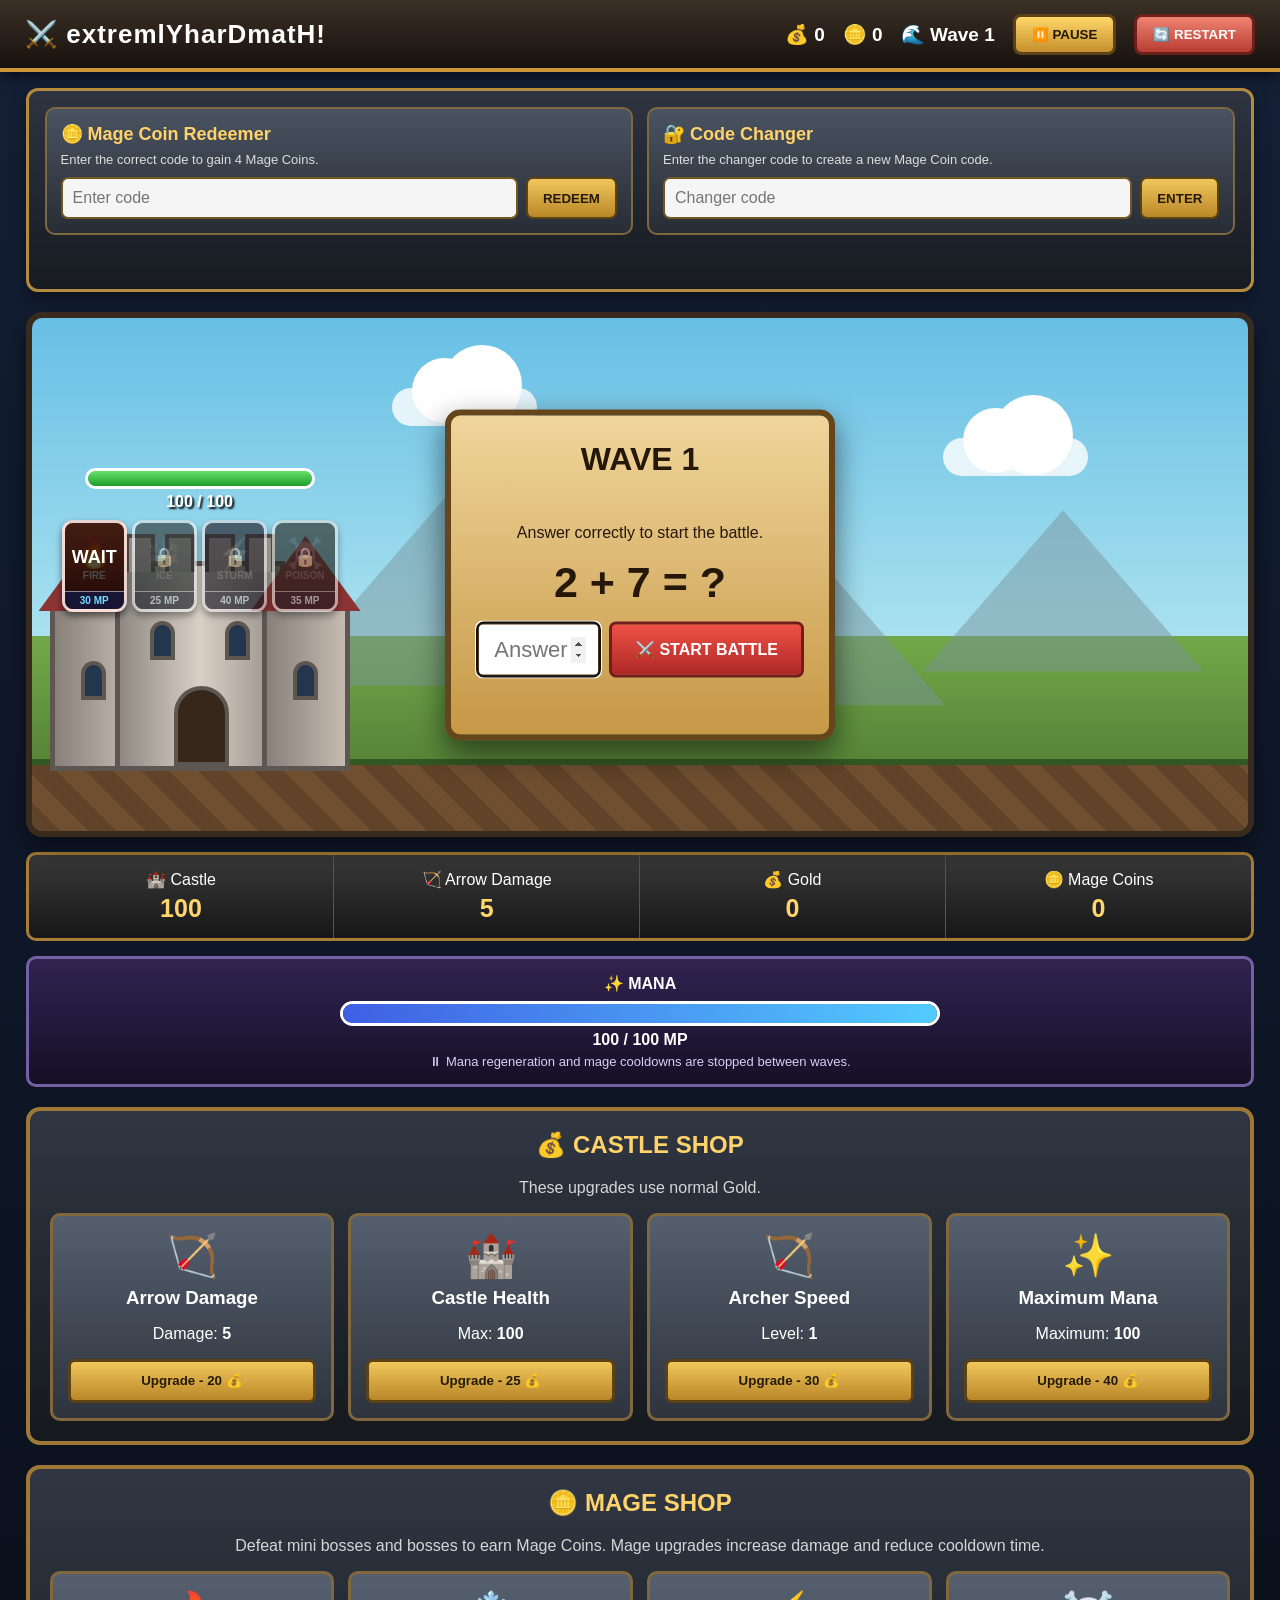
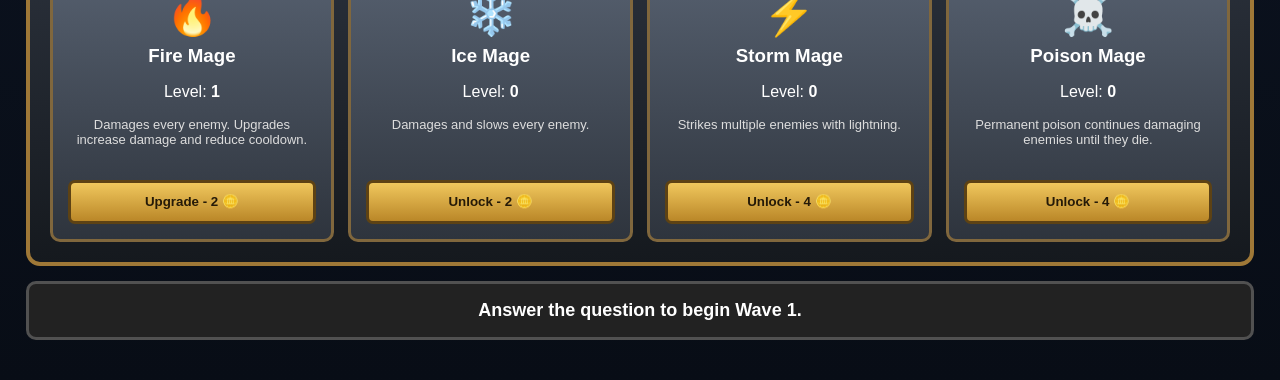
<file: index.html>
<!DOCTYPE html>

<html lang="en">

<head>

    <meta charset="UTF-8">

    <meta
        name="viewport"
        content="width=device-width, initial-scale=1.0"
    >


    <title>
        extremlYharDmatH!
    </title>


    <meta
        name="description"
        content="extremlYharDmatH! is a castle defence maths game with waves, bosses, mini bosses, mages and upgrades."
    >


    <meta
        name="keywords"
        content="extremlYharDmatH, math game, maths game, castle defence, browser game"
    >


    <link
        rel="stylesheet"
        href="style.css"
    >

</head>


<body>


    <!-- ===================================== -->
    <!-- TOP BAR -->
    <!-- ===================================== -->

    <header id="topBar">


        <h1 id="gameTitle">

            ⚔️ extremlYharDmatH!

        </h1>


        <div id="topStats">


            <span>

                💰

                <span id="gold">
                    0
                </span>

            </span>


            <span>

                🪙

                <span id="mageCoins">
                    0
                </span>

            </span>


            <span>

                🌊 Wave

                <span id="wave">
                    1
                </span>

            </span>


            <button
                id="pauseButton"
                type="button"
            >

                ⏸️ PAUSE

            </button>


            <button
                id="resetGameButton"
                type="button"
            >

                🔄 RESTART

            </button>


        </div>


    </header>


    <!-- ===================================== -->
    <!-- MAGE COIN CODE SYSTEM -->
    <!-- ===================================== -->

    <section id="codePanel">


        <!-- ================================= -->
        <!-- REDEEMER -->
        <!-- ================================= -->

        <div class="codeBox">


            <h3>
                🪙 Mage Coin Redeemer
            </h3>


            <p>
                Enter the correct code to gain 4 Mage Coins.
            </p>


            <div class="codeControls">


                <input
                    id="mageCodeInput"
                    type="password"
                    placeholder="Enter code"
                    autocomplete="off"
                >


                <button
                    id="redeemMageCodeButton"
                    type="button"
                >

                    REDEEM

                </button>


            </div>


        </div>


        <!-- ================================= -->
        <!-- CODE CHANGER -->
        <!-- ================================= -->

        <div class="codeBox">


            <h3>
                🔐 Code Changer
            </h3>


            <p>
                Enter the changer code to create a new Mage Coin code.
            </p>


            <div class="codeControls">


                <input
                    id="adminCodeInput"
                    type="password"
                    placeholder="Changer code"
                    autocomplete="off"
                >


                <button
                    id="adminCodeButton"
                    type="button"
                >

                    ENTER

                </button>


            </div>


            <!-- HIDDEN UNTIL 2802 -->

            <div
                id="newCodeArea"
                style="display: none;"
            >


                <p>
                    Enter the new +4 Mage Coin code:
                </p>


                <div class="codeControls">


                    <input
                        id="newMageCodeInput"
                        type="text"
                        placeholder="New Mage Coin code"
                        autocomplete="off"
                    >


                    <button
                        id="saveNewMageCodeButton"
                        type="button"
                    >

                        SAVE NEW CODE

                    </button>


                </div>


            </div>


        </div>


        <div id="mageCodeMessage"></div>


    </section>


    <!-- ===================================== -->
    <!-- GAME -->
    <!-- ===================================== -->

    <main id="game">


        <!-- ================================= -->
        <!-- BATTLEFIELD -->
        <!-- ================================= -->

        <section id="battlefield">


            <!-- BACKGROUND -->

            <div class="mountain mountain1"></div>

            <div class="mountain mountain2"></div>

            <div class="mountain mountain3"></div>


            <div class="cloud cloud1"></div>

            <div class="cloud cloud2"></div>


            <!-- ================================= -->
            <!-- CASTLE AREA -->
            <!-- ================================= -->

            <div id="castleArea">


                <!-- HEALTH -->

                <div id="castleHealthBar">

                    <div id="castleHealthFill"></div>

                </div>


                <div id="castleHealthText">
                    100 / 100
                </div>


                <!-- ================================= -->
                <!-- MAGES -->
                <!-- ================================= -->

                <div id="mageRow">


                    <!-- FIRE -->

                    <button
                        class="mage fireMage"
                        id="fireMage"
                        type="button"
                    >


                        <div class="mageIcon">
                            🔥
                        </div>


                        <div class="mageName">
                            FIRE
                        </div>


                        <div class="mpTag">
                            30 MP
                        </div>


                        <div
                            class="cooldownOverlay"
                            id="fireCooldownText"
                        ></div>


                    </button>


                    <!-- ICE -->

                    <button
                        class="mage iceMage lockedMage"
                        id="iceMage"
                        type="button"
                    >


                        <div class="mageIcon">
                            ❄️
                        </div>


                        <div class="mageName">
                            ICE
                        </div>


                        <div class="mpTag">
                            25 MP
                        </div>


                        <div
                            class="cooldownOverlay"
                            id="iceCooldownText"
                        >

                            🔒

                        </div>


                    </button>


                    <!-- STORM -->

                    <button
                        class="mage stormMage lockedMage"
                        id="stormMage"
                        type="button"
                    >


                        <div class="mageIcon">
                            ⚡
                        </div>


                        <div class="mageName">
                            STORM
                        </div>


                        <div class="mpTag">
                            40 MP
                        </div>


                        <div
                            class="cooldownOverlay"
                            id="stormCooldownText"
                        >

                            🔒

                        </div>


                    </button>


                    <!-- POISON -->

                    <button
                        class="mage poisonMage lockedMage"
                        id="poisonMage"
                        type="button"
                    >


                        <div class="mageIcon">
                            ☠️
                        </div>


                        <div class="mageName">
                            POISON
                        </div>


                        <div class="mpTag">
                            35 MP
                        </div>


                        <div
                            class="cooldownOverlay"
                            id="poisonCooldownText"
                        >

                            🔒

                        </div>


                    </button>


                    <!-- ULTIMATE -->

                    <button
                        class="mage ultimateMage"
                        id="ultimateMage"
                        type="button"
                        style="display: none;"
                    >


                        <div class="mageIcon">
                            🌟
                        </div>


                        <div class="mageName">
                            ULTIMATE
                        </div>


                        <div class="mpTag">
                            DESTROY
                        </div>


                        <div
                            class="cooldownOverlay"
                            id="ultimateCooldownText"
                        ></div>


                    </button>


                </div>


                <!-- ================================= -->
                <!-- CASTLE -->
                <!-- ================================= -->

                <div id="castle">


                    <div class="sideTower leftTower">


                        <div class="roof"></div>


                        <div class="castleWindow"></div>


                    </div>


                    <div class="mainTower">


                        <div class="battlements">

                            <div></div>

                            <div></div>

                            <div></div>

                            <div></div>

                        </div>


                        <div class="castleWindow windowLeft"></div>


                        <div class="castleWindow windowRight"></div>


                        <div class="castleDoor"></div>


                    </div>


                    <div class="sideTower rightTower">


                        <div class="roof"></div>


                        <div class="castleWindow"></div>


                    </div>


                </div>


            </div>


            <!-- PROJECTILES -->

            <div id="arrowContainer"></div>

            <div id="spellContainer"></div>


            <!-- ENEMIES -->

            <div id="enemyContainer"></div>


            <!-- GROUND -->

            <div id="ground"></div>


            <!-- ================================= -->
            <!-- QUESTION PANEL -->
            <!-- ================================= -->

            <div id="waveStartPanel">


                <div id="waveStartTitle">

                    WAVE

                    <span id="readyWave">
                        1
                    </span>

                </div>


                <div id="bossWarning"></div>


                <p>
                    Answer correctly to start the battle.
                </p>


                <div id="question"></div>


                <div id="questionControls">


                    <input
                        id="answer"
                        type="number"
                        placeholder="Answer"
                        autocomplete="off"
                    >


                    <button
                        id="startWaveButton"
                        type="button"
                    >

                        ⚔️ START BATTLE

                    </button>


                </div>


                <div id="questionMessage"></div>


            </div>


        </section>


        <!-- ================================= -->
        <!-- BATTLE STATS -->
        <!-- ================================= -->

        <section id="battleStats">


            <div>

                🏰 Castle

                <strong id="castleStat">
                    100
                </strong>

            </div>


            <div>

                🏹 Arrow Damage

                <strong id="arrowDamageStat">
                    5
                </strong>

            </div>


            <div>

                💰 Gold

                <strong id="goldStat">
                    0
                </strong>

            </div>


            <div>

                🪙 Mage Coins

                <strong id="mageCoinStat">
                    0
                </strong>

            </div>


        </section>


        <!-- ================================= -->
        <!-- MANA -->
        <!-- ================================= -->

        <section id="manaPanel">


            <div id="manaTitle">

                ✨ MANA

            </div>


            <div id="manaBar">

                <div id="manaFill"></div>

            </div>


            <div id="manaText">

                100 / 100 MP

            </div>


            <div id="manaStatus">

                Mana regeneration is paused until the battle starts.

            </div>


        </section>


        <!-- ================================= -->
        <!-- CASTLE SHOP -->
        <!-- ================================= -->

        <section class="shop">


            <h2>
                💰 CASTLE SHOP
            </h2>


            <p class="shopDescription">

                These upgrades use normal Gold.

            </p>


            <div class="shopGrid">


                <!-- ARROW DAMAGE -->

                <div class="upgradeCard">


                    <div class="upgradeIcon">
                        🏹
                    </div>


                    <h3>
                        Arrow Damage
                    </h3>


                    <p>

                        Damage:

                        <strong id="arrowDamageValue">
                            5
                        </strong>

                    </p>


                    <button
                        id="arrowUpgrade"
                        type="button"
                    >

                        Upgrade -

                        <span id="arrowCostText">
                            20
                        </span>

                        💰

                    </button>


                </div>


                <!-- CASTLE HEALTH -->

                <div class="upgradeCard">


                    <div class="upgradeIcon">
                        🏰
                    </div>


                    <h3>
                        Castle Health
                    </h3>


                    <p>

                        Max:

                        <strong id="castleHealthValue">
                            100
                        </strong>

                    </p>


                    <button
                        id="castleUpgrade"
                        type="button"
                    >

                        Upgrade -

                        <span id="castleCostText">
                            25
                        </span>

                        💰

                    </button>


                </div>


                <!-- ARCHER SPEED -->

                <div class="upgradeCard">


                    <div class="upgradeIcon">
                        🏹
                    </div>


                    <h3>
                        Archer Speed
                    </h3>


                    <p>

                        Level:

                        <strong id="archerLevelValue">
                            1
                        </strong>

                    </p>


                    <button
                        id="archerUpgrade"
                        type="button"
                    >

                        Upgrade -

                        <span id="archerCostText">
                            30
                        </span>

                        💰

                    </button>


                </div>


                <!-- MANA -->

                <div class="upgradeCard">


                    <div class="upgradeIcon">
                        ✨
                    </div>


                    <h3>
                        Maximum Mana
                    </h3>


                    <p>

                        Maximum:

                        <strong id="maxManaValue">
                            100
                        </strong>

                    </p>


                    <button
                        id="manaUpgrade"
                        type="button"
                    >

                        Upgrade -

                        <span id="manaUpgradeCostText">
                            40
                        </span>

                        💰

                    </button>


                </div>


            </div>


        </section>


        <!-- ================================= -->
        <!-- MAGE SHOP -->
        <!-- ================================= -->

        <section
            class="shop"
            id="mageShop"
        >


            <h2>
                🪙 MAGE SHOP
            </h2>


            <p class="shopDescription">

                Defeat mini bosses and bosses to earn Mage Coins.
                Mage upgrades increase damage and reduce cooldown time.

            </p>


            <div class="shopGrid">


                <!-- FIRE -->

                <div class="upgradeCard mageShopCard fireShop">


                    <div class="upgradeIcon">
                        🔥
                    </div>


                    <h3>
                        Fire Mage
                    </h3>


                    <p>

                        Level:

                        <strong id="fireLevelText">
                            1
                        </strong>

                    </p>


                    <p class="abilityText">

                        Damages every enemy.
                        Upgrades increase damage and reduce cooldown.

                    </p>


                    <button
                        id="fireUpgrade"
                        type="button"
                    >

                        Upgrade -

                        <span id="fireUpgradeCostText">
                            2
                        </span>

                        🪙

                    </button>


                </div>


                <!-- ICE -->

                <div class="upgradeCard mageShopCard iceShop">


                    <div class="upgradeIcon">
                        ❄️
                    </div>


                    <h3>
                        Ice Mage
                    </h3>


                    <p>

                        Level:

                        <strong id="iceLevelText">
                            0
                        </strong>

                    </p>


                    <p class="abilityText">

                        Damages and slows every enemy.

                    </p>


                    <button
                        id="iceUpgrade"
                        type="button"
                    >

                        Unlock - 2 🪙

                    </button>


                </div>


                <!-- STORM -->

                <div class="upgradeCard mageShopCard stormShop">


                    <div class="upgradeIcon">
                        ⚡
                    </div>


                    <h3>
                        Storm Mage
                    </h3>


                    <p>

                        Level:

                        <strong id="stormLevelText">
                            0
                        </strong>

                    </p>


                    <p class="abilityText">

                        Strikes multiple enemies with lightning.

                    </p>


                    <button
                        id="stormUpgrade"
                        type="button"
                    >

                        Unlock - 4 🪙

                    </button>


                </div>


                <!-- POISON -->

                <div class="upgradeCard mageShopCard poisonShop">


                    <div class="upgradeIcon">
                        ☠️
                    </div>


                    <h3>
                        Poison Mage
                    </h3>


                    <p>

                        Level:

                        <strong id="poisonLevelText">
                            0
                        </strong>

                    </p>


                    <p class="abilityText">

                        Permanent poison continues damaging enemies
                        until they die.

                    </p>


                    <button
                        id="poisonUpgrade"
                        type="button"
                    >

                        Unlock - 4 🪙

                    </button>


                </div>


                <!-- ================================= -->
                <!-- SECRET ULTIMATE MAGE -->
                <!-- ================================= -->

                <div
                    class="upgradeCard mageShopCard ultimateShop"
                    id="ultimateCard"
                    style="display: none;"
                >


                    <div class="upgradeIcon">
                        🌟
                    </div>


                    <h3>
                        SECRET ULTIMATE MAGE
                    </h3>


                    <p id="ultimateStatusText">

                        Cost: 10 Mage Coins

                    </p>


                    <p class="abilityText">

                        Destroys an entire wave instantly.

                        Then doubles Archer Damage and Archer Speed
                        for the next 3 waves.

                        Cooldown: 3 minutes.

                    </p>


                    <button
                        id="ultimateUnlock"
                        type="button"
                    >

                        Unlock - 10 🪙

                    </button>


                </div>


            </div>


        </section>


        <!-- ================================= -->
        <!-- MESSAGE -->
        <!-- ================================= -->

        <section id="message">

            Answer the question to begin Wave

            <span id="bottomWave">
                1
            </span>.

        </section>


        <!-- ================================= -->
        <!-- GAME OVER -->
        <!-- ================================= -->

        <section id="gameOver">


            <h1>

                💀 CASTLE DESTROYED

            </h1>


            <p>

                You reached Wave

                <strong id="finalWave">
                    1
                </strong>

            </p>


            <button
                id="restartButton"
                type="button"
            >

                🔄 PLAY AGAIN

            </button>


        </section>


    </main>


    <script src="script.js"></script>


</body>

</html>
</file>
<file: style.css>
/* ===================================== */
/* EVERYTHING */
/* ===================================== */

* {
    box-sizing:
        border-box;
}


/* ===================================== */
/* BODY */
/* ===================================== */

body {
    margin:
        0;

    font-family:
        Arial,
        Helvetica,
        sans-serif;

    background:
        linear-gradient(
            #142037,
            #080d16
        );

    color:
        white;
}


/* ===================================== */
/* TOP BAR */
/* ===================================== */

#topBar {
    min-height:
        72px;

    padding:
        0 25px;

    display:
        flex;

    align-items:
        center;

    justify-content:
        space-between;

    background:
        linear-gradient(
            #3b3026,
            #17110d
        );

    border-bottom:
        4px solid #ca9536;

    box-shadow:
        0 5px 12px
        rgba(
            0,
            0,
            0,
            0.5
        );
}


#gameTitle {
    margin:
        0;

    font-size:
        26px;

    font-weight:
        900;

    letter-spacing:
        1px;
}


#topStats {
    display:
        flex;

    align-items:
        center;

    gap:
        18px;

    font-size:
        19px;

    font-weight:
        bold;
}


/* ===================================== */
/* PAUSE + RESTART */
/* ===================================== */

#pauseButton,
#resetGameButton {
    padding:
        10px 16px;

    border:
        3px solid #5d4218;

    border-radius:
        8px;

    background:
        linear-gradient(
            #ffd76a,
            #c58f2d
        );

    color:
        #241805;

    font-weight:
        900;

    cursor:
        pointer;
}


#resetGameButton {
    background:
        linear-gradient(
            #ef8372,
            #b83d32
        );

    color:
        white;

    border-color:
        #6b201b;
}


#pauseButton:hover,
#resetGameButton:hover {
    filter:
        brightness(
            1.12
        );
}


/* ===================================== */
/* MAGE COIN CODE PANEL */
/* ===================================== */

#codePanel {
    width:
        min(
            1300px,
            96%
        );

    margin:
        16px auto 0;

    padding:
        16px;

    display:
        grid;

    grid-template-columns:
        repeat(
            2,
            1fr
        );

    gap:
        14px;

    background:
        linear-gradient(
            #2d3440,
            #171b21
        );

    border:
        3px solid #b48a3e;

    border-radius:
        12px;

    box-shadow:
        0 6px 15px
        rgba(
            0,
            0,
            0,
            0.4
        );
}


.codeBox {
    padding:
        14px;

    background:
        linear-gradient(
            #4a5361,
            #272d35
        );

    border:
        2px solid #80673d;

    border-radius:
        10px;
}


.codeBox h3 {
    margin:
        0 0 7px;

    color:
        #ffd36a;

    font-size:
        18px;
}


.codeBox p {
    margin:
        6px 0 10px;

    color:
        #dddddd;

    font-size:
        13px;
}


.codeControls {
    display:
        flex;

    gap:
        8px;
}


.codeControls input {
    flex:
        1;

    min-width:
        0;

    padding:
        10px;

    border:
        2px solid #725723;

    border-radius:
        7px;

    background:
        #f5f5f5;

    color:
        #151515;

    font-size:
        16px;
}


.codeControls button {
    padding:
        10px 15px;

    border:
        2px solid #5d4214;

    border-radius:
        7px;

    background:
        linear-gradient(
            #f0c75d,
            #ba8728
        );

    color:
        #251a08;

    font-weight:
        900;

    cursor:
        pointer;
}


.codeControls button:hover {
    filter:
        brightness(
            1.12
        );
}


#newCodeArea {
    margin-top:
        14px;

    padding-top:
        12px;

    border-top:
        1px solid
        rgba(
            255,
            255,
            255,
            0.25
        );
}


#mageCodeMessage {
    grid-column:
        1 / -1;

    min-height:
        24px;

    padding:
        5px;

    text-align:
        center;

    color:
        #ffd76a;

    font-size:
        15px;

    font-weight:
        900;
}


/* ===================================== */
/* GAME */
/* ===================================== */

#game {
    width:
        min(
            1300px,
            96%
        );

    margin:
        auto;

    padding:
        20px 0 40px;
}


/* ===================================== */
/* BATTLEFIELD */
/* ===================================== */

#battlefield {
    position:
        relative;

    height:
        525px;

    overflow:
        hidden;

    border:
        6px solid #392a1e;

    border-radius:
        16px;

    background:
        linear-gradient(
            #67bfe5 0%,
            #a9e1ef 62%,
            #72a849 62%,
            #47712e 100%
        );

    box-shadow:
        0 10px 25px
        rgba(
            0,
            0,
            0,
            0.5
        );
}


/* ===================================== */
/* BACKGROUND */
/* ===================================== */

.mountain {
    position:
        absolute;

    bottom:
        145px;

    width:
        330px;

    height:
        190px;

    background:
        #77939a;

    opacity:
        0.48;

    clip-path:
        polygon(
            50% 0,
            100% 100%,
            0 100%
        );
}


.mountain1 {
    left:
        250px;
}


.mountain2 {
    left:
        550px;

    transform:
        scale(
            1.2
        );
}


.mountain3 {
    right:
        20px;

    transform:
        scale(
            0.85
        );
}


.cloud {
    position:
        absolute;

    width:
        145px;

    height:
        38px;

    background:
        rgba(
            255,
            255,
            255,
            0.8
        );

    border-radius:
        100px;
}


.cloud::before,
.cloud::after {
    content:
        "";

    position:
        absolute;

    border-radius:
        50%;

    background:
        white;
}


.cloud::before {
    width:
        65px;

    height:
        65px;

    top:
        -30px;

    left:
        20px;
}


.cloud::after {
    width:
        80px;

    height:
        80px;

    top:
        -43px;

    right:
        15px;
}


.cloud1 {
    top:
        70px;

    left:
        360px;
}


.cloud2 {
    top:
        120px;

    right:
        160px;
}


/* ===================================== */
/* GROUND */
/* ===================================== */

#ground {
    position:
        absolute;

    bottom:
        0;

    left:
        0;

    width:
        100%;

    height:
        72px;

    background:
        repeating-linear-gradient(
            45deg,
            #604328,
            #604328 20px,
            #704f30 20px,
            #704f30 40px
        );

    border-top:
        6px solid #315722;
}


/* ===================================== */
/* CASTLE AREA */
/* ===================================== */

#castleArea {
    position:
        absolute;

    left:
        18px;

    bottom:
        60px;

    width:
        300px;

    z-index:
        15;
}


/* ===================================== */
/* CASTLE HEALTH */
/* ===================================== */

#castleHealthBar {
    width:
        230px;

    height:
        21px;

    margin:
        0 auto;

    background:
        #4c1616;

    border:
        3px solid white;

    border-radius:
        15px;

    overflow:
        hidden;
}


#castleHealthFill {
    width:
        100%;

    height:
        100%;

    background:
        linear-gradient(
            #65e366,
            #1e9d2e
        );
}


#castleHealthText {
    text-align:
        center;

    margin-top:
        4px;

    font-weight:
        bold;

    text-shadow:
        2px 2px 2px black;
}


/* ===================================== */
/* CASTLE */
/* ===================================== */

#castle {
    position:
        relative;

    height:
        255px;

    margin-top:
        5px;
}


.mainTower {
    position:
        absolute;

    width:
        170px;

    height:
        210px;

    left:
        65px;

    bottom:
        0;

    background:
        linear-gradient(
            90deg,
            #8f8982,
            #d8d0c5,
            #979088
        );

    border:
        5px solid #5e5751;
}


.sideTower {
    position:
        absolute;

    width:
        88px;

    height:
        170px;

    bottom:
        0;

    background:
        linear-gradient(
            90deg,
            #88817a,
            #c4bbb0
        );

    border:
        5px solid #5e5751;
}


.leftTower {
    left:
        0;
}


.rightTower {
    right:
        0;
}


.roof {
    position:
        absolute;

    width:
        110px;

    height:
        75px;

    left:
        -16px;

    top:
        -70px;

    background:
        #8c3434;

    clip-path:
        polygon(
            50% 0,
            100% 100%,
            0 100%
        );
}


.battlements {
    position:
        absolute;

    top:
        -32px;

    width:
        100%;

    display:
        flex;

    justify-content:
        space-around;
}


.battlements div {
    width:
        30px;

    height:
        38px;

    background:
        #b7afa6;

    border:
        4px solid #5e5751;

    border-bottom:
        none;
}


.castleWindow {
    width:
        25px;

    height:
        39px;

    background:
        #24354e;

    border:
        4px solid #5e5751;

    border-radius:
        15px 15px 0 0;
}


.sideTower .castleWindow {
    position:
        absolute;

    top:
        55px;

    left:
        26px;
}


.mainTower .castleWindow {
    position:
        absolute;

    top:
        55px;
}


.windowLeft {
    left:
        30px;
}


.windowRight {
    right:
        30px;
}


.castleDoor {
    position:
        absolute;

    left:
        54px;

    bottom:
        0;

    width:
        55px;

    height:
        80px;

    background:
        #37261a;

    border:
        4px solid #5e5751;

    border-radius:
        30px 30px 0 0;
}


/* ===================================== */
/* MAGES */
/* ===================================== */

#mageRow {
    position:
        absolute;

    z-index:
        50;

    top:
        52px;

    left:
        12px;

    width:
        276px;

    display:
        flex;

    justify-content:
        space-between;

    gap:
        5px;
}


.mage {
    position:
        relative;

    width:
        66px;

    min-height:
        92px;

    padding:
        4px 3px 19px;

    color:
        white;

    border:
        3px solid
        rgba(
            255,
            255,
            255,
            0.8
        );

    border-radius:
        11px;

    cursor:
        pointer;

    overflow:
        hidden;

    box-shadow:
        0 4px 7px
        rgba(
            0,
            0,
            0,
            0.55
        );
}


.fireMage {
    background:
        linear-gradient(
            #df6038,
            #7a1f18
        );
}


.iceMage {
    background:
        linear-gradient(
            #62cce9,
            #226690
        );
}


.stormMage {
    background:
        linear-gradient(
            #8062db,
            #39227a
        );
}


.poisonMage {
    background:
        linear-gradient(
            #6ca744,
            #2b501e
        );
}


.ultimateMage {
    background:
        linear-gradient(
            #fff36a,
            #a05bc9
        );

    color:
        #25153a;
}


.mageIcon {
    font-size:
        29px;
}


.mageName {
    font-size:
        10px;

    font-weight:
        900;
}


.mpTag {
    position:
        absolute;

    bottom:
        0;

    left:
        0;

    width:
        100%;

    padding:
        3px 1px;

    background:
        rgba(
            15,
            19,
            55,
            0.92
        );

    color:
        #78d8ff;

    font-size:
        10px;

    font-weight:
        900;

    border-top:
        1px solid
        rgba(
            255,
            255,
            255,
            0.5
        );
}


.cooldownOverlay {
    position:
        absolute;

    left:
        0;

    top:
        0;

    width:
        100%;

    height:
        calc(
            100% - 18px
        );

    display:
        flex;

    align-items:
        center;

    justify-content:
        center;

    background:
        rgba(
            0,
            0,
            0,
            0.70
        );

    font-size:
        18px;

    font-weight:
        900;

    pointer-events:
        none;
}


.cooldownOverlay:empty {
    display:
        none;
}


.lockedMage {
    filter:
        grayscale(
            0.75
        );

    opacity:
        0.65;
}


/* ===================================== */
/* ENEMIES */
/* ===================================== */

.enemy {
    position:
        absolute;

    bottom:
        73px;

    width:
        95px;

    z-index:
        10;

    text-align:
        center;
}


.enemyHealthBar {
    width:
        80px;

    height:
        12px;

    margin:
        0 auto;

    background:
        #541414;

    border:
        2px solid white;

    border-radius:
        10px;

    overflow:
        hidden;
}


.enemyHealthFill {
    width:
        100%;

    height:
        100%;

    background:
        linear-gradient(
            #ee4949,
            #ba1717
        );
}


.enemyHealthText {
    margin-top:
        2px;

    font-size:
        12px;

    font-weight:
        bold;

    text-shadow:
        1px 1px black;
}


.enemyBody {
    position:
        relative;

    width:
        68px;

    height:
        76px;

    margin:
        6px auto 0;

    border:
        4px solid #39263a;

    border-radius:
        45% 45% 30% 30%;

    background:
        linear-gradient(
            #754987,
            #361e47
        );

    box-shadow:
        4px 6px 4px
        rgba(
            0,
            0,
            0,
            0.45
        );
}


.enemyBody.green {
    background:
        linear-gradient(
            #88af52,
            #3e6229
        );
}


.enemyBody.red {
    background:
        linear-gradient(
            #ba5341,
            #64261f
        );
}


.enemyBody.blue {
    background:
        linear-gradient(
            #437a9b,
            #233a59
        );
}


.enemyEye {
    position:
        absolute;

    top:
        25px;

    width:
        13px;

    height:
        14px;

    border-radius:
        50%;

    background:
        white;
}


.enemyEye.left {
    left:
        13px;
}


.enemyEye.right {
    right:
        13px;
}


.enemyEye::after {
    content:
        "";

    display:
        block;

    width:
        5px;

    height:
        5px;

    margin:
        5px auto;

    border-radius:
        50%;

    background:
        black;
}


.enemyMouth {
    position:
        absolute;

    width:
        27px;

    height:
        10px;

    left:
        17px;

    bottom:
        12px;

    border-bottom:
        5px solid white;

    border-radius:
        50%;
}


.horn {
    position:
        absolute;

    width:
        20px;

    height:
        25px;

    top:
        -18px;

    background:
        #dfc46e;

    clip-path:
        polygon(
            50% 0,
            100% 100%,
            0 100%
        );
}


.horn.left {
    left:
        0;

    transform:
        rotate(
            -25deg
        );
}


.horn.right {
    right:
        0;

    transform:
        rotate(
            25deg
        );
}


/* ===================================== */
/* BOSSES */
/* ===================================== */

.enemy.bossEnemy {
    width:
        145px;
}


.enemy.bossEnemy .enemyHealthBar {
    width:
        125px;

    height:
        16px;

    border:
        3px solid #ffe684;
}


.bossBody {
    width:
        115px;

    height:
        130px;

    border-width:
        6px;

    background:
        linear-gradient(
            #c03d3d,
            #48131b
        );

    box-shadow:
        7px 8px 8px
        rgba(
            0,
            0,
            0,
            0.55
        );
}


.bossBody .enemyEye {
    top:
        43px;

    width:
        18px;

    height:
        19px;
}


.bossBody .enemyEye.left {
    left:
        23px;
}


.bossBody .enemyEye.right {
    right:
        23px;
}


.bossBody .enemyMouth {
    width:
        45px;

    left:
        29px;

    bottom:
        19px;
}


.bossBody .horn {
    width:
        30px;

    height:
        40px;

    top:
        -31px;
}


.bossLabel {
    color:
        #ffe578;

    font-size:
        13px;

    font-weight:
        900;

    text-shadow:
        2px 2px black;
}


/* ===================================== */
/* PROJECTILES */
/* ===================================== */

.arrow {
    position:
        absolute;

    z-index:
        40;

    font-size:
        28px;

    pointer-events:
        none;
}


.spellEffect {
    position:
        absolute;

    z-index:
        60;

    font-size:
        55px;

    pointer-events:
        none;
}


/* ===================================== */
/* QUESTION PANEL */
/* ===================================== */

#waveStartPanel {
    position:
        absolute;

    z-index:
        100;

    width:
        390px;

    max-width:
        calc(
            100% - 30px
        );

    left:
        50%;

    top:
        50%;

    transform:
        translate(
            -50%,
            -50%
        );

    padding:
        25px;

    text-align:
        center;

    color:
        #251809;

    background:
        linear-gradient(
            #f0d59b,
            #c69846
        );

    border:
        6px solid #65451b;

    border-radius:
        15px;

    box-shadow:
        0 12px 30px
        rgba(
            0,
            0,
            0,
            0.55
        );
}


#waveStartTitle {
    font-size:
        32px;

    font-weight:
        900;
}


#bossWarning {
    min-height:
        25px;

    margin-top:
        5px;

    color:
        #a61d1d;

    font-size:
        20px;

    font-weight:
        900;
}


#question {
    margin:
        15px 0;

    font-size:
        43px;

    font-weight:
        900;
}


#questionControls {
    display:
        flex;

    gap:
        8px;
}


#answer {
    width:
        125px;

    min-width:
        0;

    padding:
        12px;

    border:
        3px solid #523816;

    border-radius:
        7px;

    text-align:
        center;

    font-size:
        22px;
}


#startWaveButton {
    flex:
        1;

    padding:
        12px;

    border:
        3px solid #721d1d;

    border-radius:
        7px;

    background:
        linear-gradient(
            #ee5144,
            #af2828
        );

    color:
        white;

    font-size:
        16px;

    font-weight:
        900;

    cursor:
        pointer;
}


#questionMessage {
    min-height:
        22px;

    margin-top:
        10px;

    font-weight:
        bold;
}


/* ===================================== */
/* BATTLE STATS */
/* ===================================== */

#battleStats {
    margin-top:
        15px;

    display:
        grid;

    grid-template-columns:
        repeat(
            4,
            1fr
        );

    overflow:
        hidden;

    background:
        linear-gradient(
            #393939,
            #171717
        );

    border:
        3px solid #a87e36;

    border-radius:
        10px;
}


#battleStats div {
    padding:
        15px;

    text-align:
        center;

    border-right:
        1px solid #555;
}


#battleStats div:last-child {
    border-right:
        none;
}


#battleStats strong {
    display:
        block;

    margin-top:
        5px;

    color:
        #ffd66b;

    font-size:
        25px;
}


/* ===================================== */
/* MANA */
/* ===================================== */

#manaPanel {
    margin-top:
        15px;

    padding:
        15px 20px;

    text-align:
        center;

    background:
        linear-gradient(
            #302350,
            #151027
        );

    border:
        3px solid #7460a5;

    border-radius:
        10px;
}


#manaTitle {
    margin-bottom:
        8px;

    font-weight:
        900;
}


#manaBar {
    width:
        600px;

    max-width:
        100%;

    height:
        25px;

    margin:
        auto;

    overflow:
        hidden;

    background:
        #121026;

    border:
        3px solid white;

    border-radius:
        20px;
}


#manaFill {
    width:
        100%;

    height:
        100%;

    background:
        linear-gradient(
            90deg,
            #3f5fe4,
            #53cbff
        );
}


#manaText {
    margin-top:
        5px;

    font-weight:
        bold;
}


#manaStatus {
    margin-top:
        5px;

    color:
        #d5cff7;

    font-size:
        13px;
}


/* ===================================== */
/* SHOPS */
/* ===================================== */

.shop {
    margin-top:
        20px;

    padding:
        20px;

    background:
        linear-gradient(
            #303743,
            #15191e
        );

    border:
        4px solid #9f7837;

    border-radius:
        14px;
}


.shop h2 {
    margin-top:
        0;

    text-align:
        center;

    color:
        #ffd36a;
}


.shopDescription {
    text-align:
        center;

    color:
        #d6d6d6;
}


.shopGrid {
    display:
        grid;

    grid-template-columns:
        repeat(
            4,
            1fr
        );

    gap:
        14px;
}


.upgradeCard {
    padding:
        15px;

    text-align:
        center;

    background:
        linear-gradient(
            #555f6e,
            #2e343d
        );

    border:
        3px solid #80673d;

    border-radius:
        10px;
}


.upgradeIcon {
    font-size:
        42px;
}


.upgradeCard h3 {
    margin:
        7px 0;
}


.upgradeCard button {
    width:
        100%;

    min-height:
        44px;

    padding:
        10px;

    border:
        3px solid #5d4214;

    border-radius:
        7px;

    background:
        linear-gradient(
            #f0c75d,
            #ba8728
        );

    color:
        #251a08;

    font-weight:
        900;

    cursor:
        pointer;
}


.upgradeCard button:hover {
    filter:
        brightness(
            1.12
        );
}


.abilityText {
    min-height:
        50px;

    color:
        #ddd;

    font-size:
        13px;
}


/* ===================================== */
/* ULTIMATE SHOP */
/* ===================================== */

.ultimateShop {
    border-color:
        #ffe768;

    background:
        linear-gradient(
            #614e7b,
            #30203c
        );

    box-shadow:
        0 0 18px
        rgba(
            255,
            229,
            104,
            0.5
        );
}


.ultimateShop h3 {
    color:
        #fff17a;
}


/* ===================================== */
/* MESSAGE */
/* ===================================== */

#message {
    min-height:
        58px;

    margin-top:
        15px;

    padding:
        16px;

    text-align:
        center;

    background:
        #222;

    border:
        3px solid #515151;

    border-radius:
        10px;

    font-size:
        18px;

    font-weight:
        bold;
}


/* ===================================== */
/* GAME OVER */
/* ===================================== */

#gameOver {
    display:
        none;

    margin-top:
        20px;

    padding:
        30px;

    text-align:
        center;

    background:
        #44191b;

    border:
        5px solid #b83737;

    border-radius:
        13px;
}


#restartButton {
    padding:
        14px 28px;

    border:
        none;

    border-radius:
        8px;

    background:
        linear-gradient(
            #ffd76a,
            #bf8426
        );

    color:
        #231606;

    font-size:
        18px;

    font-weight:
        900;

    cursor:
        pointer;
}


/* ===================================== */
/* TABLET / SMALL SCREEN */
/* ===================================== */

@media
(max-width: 850px) {

    #topBar {
        gap:
            10px;

        flex-wrap:
            wrap;

        padding:
            10px;
    }


    #gameTitle {
        font-size:
            18px;
    }


    #topStats {
        gap:
            10px;

        flex-wrap:
            wrap;

        font-size:
            14px;
    }


    #codePanel {
        grid-template-columns:
            1fr;
    }


    .codeControls {
        flex-direction:
            column;
    }


    .codeControls button {
        width:
            100%;
    }


    .shopGrid {
        grid-template-columns:
            repeat(
                2,
                1fr
            );
    }


    #battleStats {
        grid-template-columns:
            repeat(
                2,
                1fr
            );
    }

}


/* ===================================== */
/* VERY SMALL SCREEN */
/* ===================================== */

@media
(max-width: 550px) {

    .shopGrid {
        grid-template-columns:
            1fr;
    }


    #questionControls {
        flex-direction:
            column;
    }


    #answer {
        width:
            100%;
    }


    #battlefield {
        height:
            525px;
    }

}
</file>
